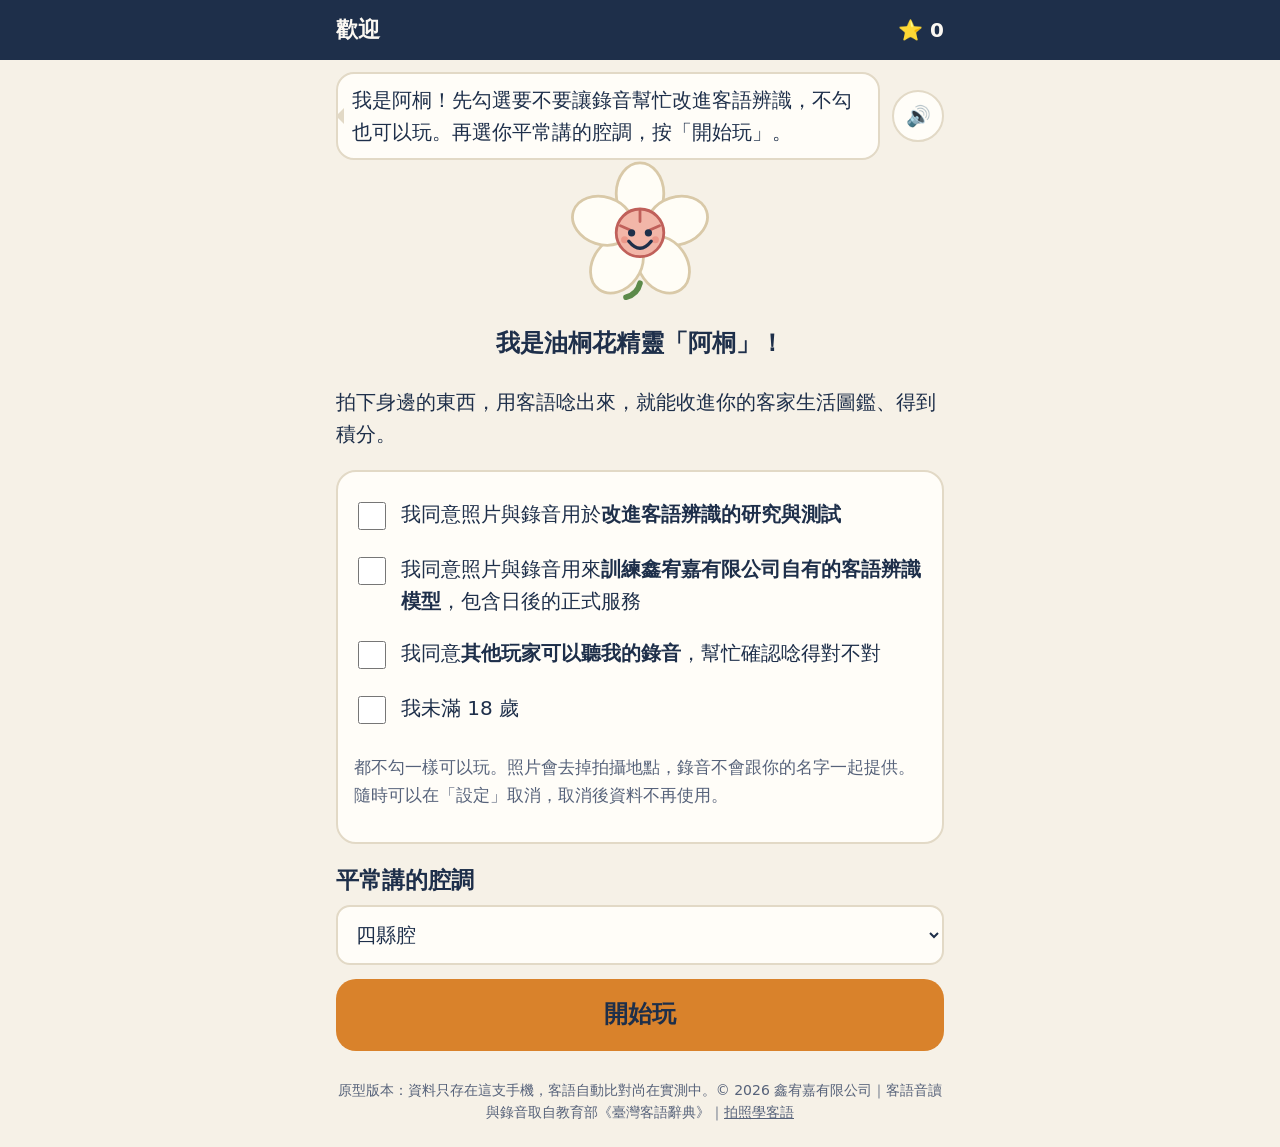
<file: game/index.html>
<!doctype html>
<html lang="zh-Hant-TW">
<head>
<meta charset="utf-8">
<meta name="viewport" content="width=device-width, initial-scale=1, viewport-fit=cover">
<title>客語尋寶家</title>
<meta name="copyright" content="鑫宥嘉有限公司 版權所有">
<meta name="author" content="鑫宥嘉有限公司">
<meta name="description" content="拍下身邊的東西，用客語唸出來，收進自己的客家生活圖鑑。吉祥物阿桐陪你一起尋寶。">
<meta name="theme-color" content="#1e2f4a">
<link rel="stylesheet" href="game.css">
</head>
<body>
<header id="top">
  <div class="wrap">
    <button class="back hide" id="btnBack" aria-label="上一步">‹ 上一步</button>
    <h1 id="title">客語尋寶家</h1>
    <span class="pts" id="ptsBadge" title="我的積分">⭐ 0</span>
  </div>
</header>
<div class="guide wrap" id="guide">
  <div class="atong" id="atongMini" aria-hidden="true"></div>
  <p id="guideText">歡迎來到客語尋寶家！</p>
  <button class="relisten" id="btnRelisten" aria-label="再聽一次說明" title="再聽一次">🔊</button>
</div>
<main class="wrap" id="main"></main>
<p class="proto wrap">原型版本：資料只存在這支手機，客語自動比對尚在實測中。© 2026 鑫宥嘉有限公司｜客語音讀與錄音取自教育部《臺灣客語辭典》｜<a href="../cam/">拍照學客語</a></p>
<div class="toast" id="toast" role="status" aria-live="polite"></div>
<input type="file" id="fileCam" accept="image/*" capture="environment" class="hide">
<input type="file" id="fileAlbum" accept="image/*" class="hide">
<script src="../objcam/vocab.js"></script>
<script src="concepts.js"></script>
<script src="score.js"></script>
<script src="game.js"></script>
</body>
</html>
</file>
<file: game/game.css>
:root{
  --bg:#f6f1e7; --card:#fffdf8; --ink:#1e2f4a; --sub:#56627a; --line:#e2d9c6;
  --brand:#1e2f4a; --brand-ink:#fbf8f2; --accent:#d9822b; --accent-ink:#1e2f4a;
  --good:#2f6b4f; --good-bg:#e3f1e8; --warn-bg:#f6e6c8; --warn-ink:#5a3a12; --info-bg:#e4e9f0;
  --stamp:#b4432c; --fs:20px;
}
@media (prefers-color-scheme: dark){
  :root:not([data-theme="light"]){
    --bg:#16202f; --card:#1f2b3d; --ink:#f3eee3; --sub:#b4bfd0; --line:#34425a;
    --brand:#e39a5b; --brand-ink:#16202f; --accent:#e39a5b; --accent-ink:#16202f;
    --good:#7fd0a2; --good-bg:#1d3a2c; --warn-bg:#4a3a1c; --warn-ink:#f6e6c8; --info-bg:#26354d;
    --stamp:#ff9a80; color-scheme:dark;
  }
}
:root[data-theme="dark"]{
  --bg:#16202f; --card:#1f2b3d; --ink:#f3eee3; --sub:#b4bfd0; --line:#34425a;
  --brand:#e39a5b; --brand-ink:#16202f; --accent:#e39a5b; --accent-ink:#16202f;
  --good:#7fd0a2; --good-bg:#1d3a2c; --warn-bg:#4a3a1c; --warn-ink:#f6e6c8; --info-bg:#26354d;
  --stamp:#ff9a80; color-scheme:dark;
}
:root.fs1{--fs:20px} :root.fs2{--fs:24px} :root.fs3{--fs:28px}
*{box-sizing:border-box}
html{-webkit-text-size-adjust:100%}
body{margin:0;background:var(--bg);color:var(--ink);font:var(--fs)/1.6 system-ui,-apple-system,"Noto Sans TC","PingFang TC","Microsoft JhengHei",sans-serif;padding-bottom:calc(24px + env(safe-area-inset-bottom))}
button,input,select{font:inherit;color:inherit}
button{cursor:pointer}
a{color:inherit}
.wrap{max-width:640px;margin:0 auto;padding:0 16px}
.hide{display:none!important}
header{position:sticky;top:0;z-index:20;background:var(--brand);color:var(--brand-ink)}
header .wrap{display:flex;align-items:center;gap:12px;min-height:60px}
header h1{font-size:1.1em;margin:0;flex:1;white-space:nowrap;overflow:hidden;text-overflow:ellipsis}
.back{border:0;background:transparent;color:inherit;font-size:1em;padding:8px 4px;min-height:48px;font-weight:600}
.pts{font-weight:700;white-space:nowrap}

/* 阿桐說明列 */
.guide{display:flex;align-items:center;gap:12px;margin-top:12px}
.guide p{flex:1;margin:0;background:var(--card);border:2px solid var(--line);border-radius:18px;padding:10px 14px;position:relative;font-weight:500}
.guide p::before{content:"";position:absolute;left:-10px;top:50%;transform:translateY(-50%);border:8px solid transparent;border-right-color:var(--line)}
.atong{width:56px;height:56px;flex:none}
.guide.solo .atong{display:none}
.atong svg{width:100%;height:100%}
.relisten{border:2px solid var(--line);background:var(--card);border-radius:50%;width:52px;height:52px;flex:none;font-size:1em;padding:0}

/* 按鈕 */
.big{display:flex;align-items:center;justify-content:center;gap:12px;width:100%;min-height:72px;border-radius:20px;border:0;background:var(--brand);color:var(--brand-ink);font-size:1.2em;font-weight:700;margin:14px 0;padding:12px 18px}
.big.alt{background:var(--card);color:var(--ink);border:2px solid var(--line)}
.big.accent{background:var(--accent);color:var(--accent-ink)}
.big:active{transform:scale(.98)}
.big:disabled{opacity:.5}
.btn{border:2px solid var(--line);background:var(--card);border-radius:14px;padding:8px 16px;min-height:56px;font-weight:600}
.row{display:flex;gap:12px;flex-wrap:wrap}
.row>*{flex:1}
.card{background:var(--card);border:2px solid var(--line);border-radius:20px;padding:16px;margin:14px 0}
.muted{color:var(--sub);font-size:.85em}
.center{text-align:center}
h2{font-size:1.15em;margin:18px 0 6px}

/* 首頁 */
.hero{display:flex;align-items:center;gap:16px}
.hero .atong{width:110px;height:110px}
.stat{display:flex;gap:10px;margin:8px 0}
.stat div{flex:1;background:var(--card);border:2px solid var(--line);border-radius:16px;padding:10px;text-align:center}
.stat b{display:block;font-size:1.4em;line-height:1.2}
.quest{display:flex;align-items:center;gap:12px;padding:12px 0;border-top:1px solid var(--line)}
.quest:first-of-type{border-top:0}
.quest .ck{width:40px;height:40px;border-radius:50%;border:3px solid var(--line);display:flex;align-items:center;justify-content:center;flex:none;font-weight:700}
.quest.done .ck{background:var(--good);border-color:var(--good);color:var(--brand-ink)}
.quest .q{flex:1}
.quest small{display:block;color:var(--sub);font-size:.8em}

/* 照片與圈選 */
.stage{position:relative;border-radius:18px;overflow:hidden;background:#000;margin:12px 0;touch-action:none;user-select:none;-webkit-user-select:none}
.stage img{display:block;width:100%;height:auto}
.stage canvas{position:absolute;inset:0;width:100%;height:100%}
.stage .bx{position:absolute;border:4px solid #ffd166;border-radius:10px;background:rgba(255,209,102,.12);display:flex;align-items:flex-start;justify-content:flex-start;padding:0;cursor:pointer}
.stage .bx span{background:#ffd166;color:#1e2f4a;font-size:.75em;font-weight:700;padding:2px 8px;border-radius:0 0 10px 0}
.stage .bx.on{border-color:#2fd38a;background:rgba(47,211,138,.18)}
.stage .busy{position:absolute;inset:0;display:flex;align-items:center;justify-content:center;background:rgba(0,0,0,.45);color:#fff;font-weight:700;text-align:center;padding:16px}
.thumb{width:140px;height:140px;object-fit:cover;border-radius:18px;border:3px solid var(--line);display:block;margin:0 auto}

/* 選項卡 */
.opts{display:grid;gap:12px;margin:14px 0}
.opt{display:flex;align-items:center;gap:14px;width:100%;min-height:80px;border:3px solid var(--line);background:var(--card);border-radius:20px;padding:12px 18px;text-align:left}
.opt b{font-size:1.35em}
.opt small{display:block;color:var(--sub);font-size:.75em;font-weight:400}
.opt .n{width:44px;height:44px;border-radius:50%;background:var(--accent);color:var(--accent-ink);display:flex;align-items:center;justify-content:center;font-weight:800;flex:none}
.opt.other{border-style:dashed}
.opt[aria-pressed="true"]{border-color:var(--good);background:var(--good-bg)}
.langs{display:grid;grid-template-columns:repeat(2,1fr);gap:10px}
.langs .opt{min-height:64px;justify-content:center;text-align:center}
.langs .opt.main{grid-column:1/-1;min-height:80px}
input.f{width:100%;min-height:60px;border:2px solid var(--line);border-radius:14px;padding:8px 14px;background:var(--card)}
.sugg{display:flex;flex-wrap:wrap;gap:8px;margin:10px 0}
.sugg button{border:2px solid var(--line);background:var(--card);border-radius:999px;padding:6px 16px;min-height:48px}

/* 目標詞 */
.target{text-align:center;background:var(--warn-bg);color:var(--warn-ink);border-radius:20px;padding:14px;margin:12px 0}
.target .w{font-size:2.2em;font-weight:800;letter-spacing:.08em;line-height:1.2}
.target .p{font-size:1.1em}

/* 錄音 */
.mic{width:180px;height:180px;border-radius:50%;border:0;background:var(--accent);color:var(--accent-ink);font-size:1.2em;font-weight:800;display:flex;flex-direction:column;align-items:center;justify-content:center;margin:18px auto;gap:4px;box-shadow:0 0 0 0 rgba(217,130,43,.5)}
.mic b{font-size:2.4em;line-height:1}
.mic.rec{background:#c0392b;color:#fff;animation:pulse 1.2s infinite}
@keyframes pulse{0%{box-shadow:0 0 0 0 rgba(192,57,43,.5)}70%{box-shadow:0 0 0 28px rgba(192,57,43,0)}100%{box-shadow:0 0 0 0 rgba(192,57,43,0)}}
.meter{height:16px;border-radius:8px;background:var(--line);overflow:hidden;margin:6px 0}
.meter i{display:block;height:100%;width:0;background:var(--good);transition:width .08s}

/* 結果 */
.result{text-align:center;border-radius:24px;padding:18px;margin:14px 0}
.result.pass{background:var(--good-bg)}
.result.unsure{background:var(--warn-bg);color:var(--warn-ink)}
.result.pending{background:var(--info-bg)}
.result .big-icon{font-size:3em;line-height:1.1}
.gain{list-style:none;padding:0;margin:10px 0;text-align:left}
.gain li{display:flex;justify-content:space-between;padding:6px 0;border-bottom:1px dashed var(--line)}
.gain li b{color:var(--good)}
.pop{animation:pop .5s ease-out}
@keyframes pop{0%{transform:scale(.6);opacity:0}70%{transform:scale(1.08)}100%{transform:scale(1);opacity:1}}

/* 圖鑑 */
.tabs{display:flex;gap:8px;overflow-x:auto;padding-bottom:4px}
.tabs button{flex:none;border:2px solid var(--line);background:var(--card);border-radius:999px;padding:6px 16px;min-height:48px;font-weight:600}
.tabs button[aria-pressed="true"]{background:var(--brand);color:var(--brand-ink);border-color:var(--brand)}
.grid{display:grid;grid-template-columns:repeat(3,1fr);gap:10px;margin:12px 0}
.item{border:2px solid var(--line);background:var(--card);border-radius:16px;padding:8px;text-align:center;font-size:.8em;display:flex;flex-direction:column;align-items:center;gap:4px}
.item .ph{width:100%;aspect-ratio:1;border-radius:12px;background:var(--line);display:flex;align-items:center;justify-content:center;font-size:2em;color:var(--sub);overflow:hidden}
.item .ph img{width:100%;height:100%;object-fit:cover}
.item.no{opacity:.6}
.stamps{display:flex;flex-wrap:wrap;gap:3px;justify-content:center}
.stamps i{font-style:normal;font-size:.75em;width:1.6em;height:1.6em;border-radius:50%;border:1.5px dashed var(--line);display:flex;align-items:center;justify-content:center;color:var(--sub)}
.stamps i.on{border:2px solid var(--stamp);color:var(--stamp);font-weight:800}
.stamps i.wait{border:2px dashed var(--stamp);color:var(--stamp)}
.bar{height:14px;border-radius:7px;background:var(--line);overflow:hidden}
.bar i{display:block;height:100%;background:var(--accent)}

/* 排行榜 */
.rank{list-style:none;padding:0;margin:0}
.rank li{display:flex;align-items:center;gap:12px;padding:12px 8px;border-bottom:1px solid var(--line)}
.rank li .no{width:40px;text-align:center;font-weight:800}
.rank li .nm{flex:1}
.rank li.me{background:var(--warn-bg);color:var(--warn-ink);border-radius:14px;border:0;font-weight:700}

/* 設定 */
label.ck{display:flex;gap:12px;align-items:flex-start;padding:10px 0}
label.ck input{width:28px;height:28px;flex:none;margin-top:4px}
.seg{display:flex;gap:8px}
.seg button{flex:1;border:2px solid var(--line);background:var(--card);border-radius:14px;min-height:56px;font-weight:600}
.seg button[aria-pressed="true"]{background:var(--brand);color:var(--brand-ink);border-color:var(--brand)}
select.f{width:100%;min-height:60px;border:2px solid var(--line);border-radius:14px;padding:8px 14px;background:var(--card)}

.toast{position:fixed;left:50%;bottom:calc(24px + env(safe-area-inset-bottom));transform:translateX(-50%) translateY(140%);background:var(--brand);color:var(--brand-ink);padding:12px 20px;border-radius:16px;max-width:90vw;transition:transform .25s,visibility .25s;visibility:hidden;z-index:50;font-weight:600;text-align:center}
.toast.show{transform:translateX(-50%) translateY(0);visibility:visible}
.proto{font-size:14px;color:var(--sub);text-align:center;margin-top:28px}
</file>
